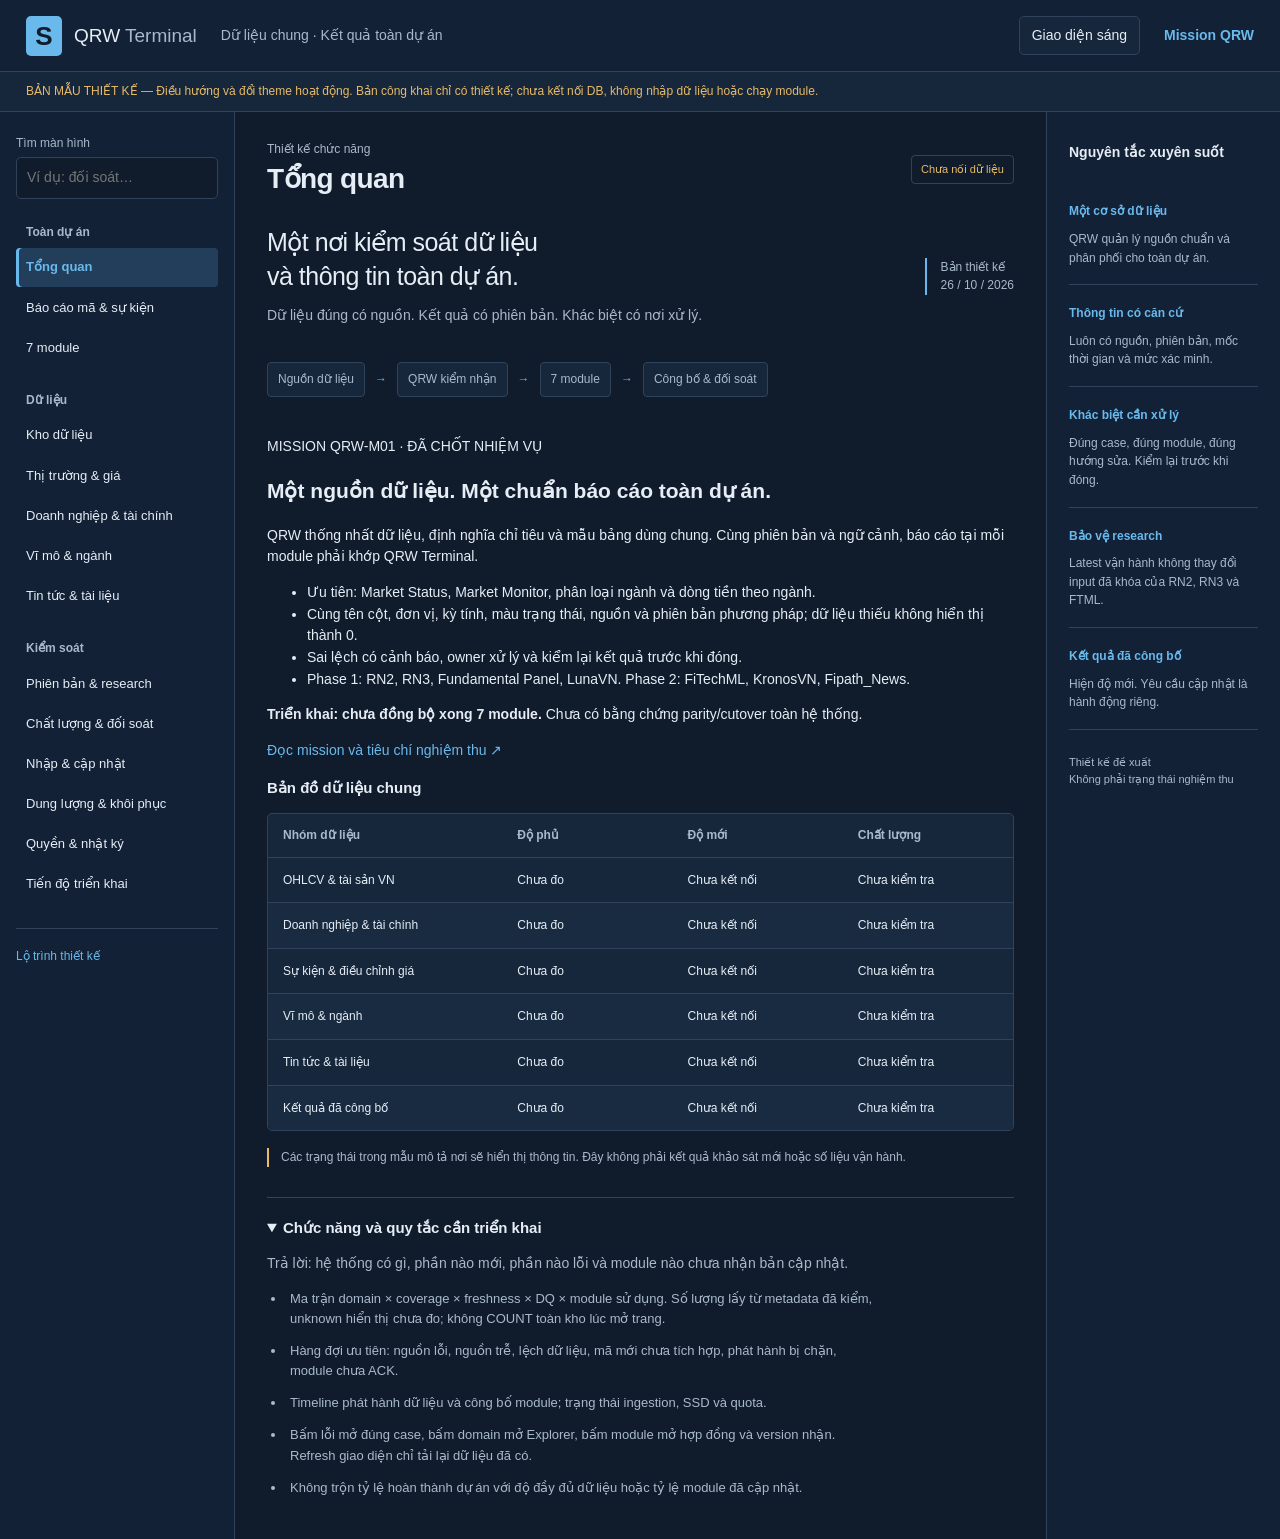
<file: index.html>
<!doctype html><html lang="vi"><head><meta charset="utf-8"><meta name="viewport" content="width=device-width, initial-scale=1"><title>QRW Terminal · Bản thiết kế</title><link rel="stylesheet" href="terminal.css"><script src="terminal.js" defer></script></head><body><a class="skip" href="#workspace">Tới nội dung</a><header><a class="brand" href="#T01"><span class="logo">S</span><span>QRW <strong>Terminal</strong></span></a><span class="header-note">Dữ liệu chung · Kết quả toàn dự án</span><button id="theme" aria-label="Chuyển giao diện sáng tối">Giao diện sáng</button><a class="doclink" href="mission.html">Mission QRW</a></header><div class="prototype">BẢN MẪU THIẾT KẾ — Điều hướng và đổi theme hoạt động. Bản công khai chỉ có thiết kế; chưa kết nối DB, không nhập dữ liệu hoặc chạy module.</div><div class="layout"><nav aria-label="Các màn hình thiết kế"><label class="searchlabel" for="search">Tìm màn hình</label><input id="search" type="search" placeholder="Ví dụ: đối soát…"><div class="navgroup">Toàn dự án</div><a class="navlink" href="#T01" data-screen="T01">Tổng quan</a><a class="navlink" href="#T02" data-screen="T02">Báo cáo mã & sự kiện</a><a class="navlink" href="#T10" data-screen="T10">7 module</a><div class="navgroup">Dữ liệu</div><a class="navlink" href="#T03" data-screen="T03">Kho dữ liệu</a><a class="navlink" href="#T04" data-screen="T04">Thị trường & giá</a><a class="navlink" href="#T05" data-screen="T05">Doanh nghiệp & tài chính</a><a class="navlink" href="#T06" data-screen="T06">Vĩ mô & ngành</a><a class="navlink" href="#T07" data-screen="T07">Tin tức & tài liệu</a><div class="navgroup">Kiểm soát</div><a class="navlink" href="#T08" data-screen="T08">Phiên bản & research</a><a class="navlink" href="#T09" data-screen="T09">Chất lượng & đối soát</a><a class="navlink" href="#T11" data-screen="T11">Nhập & cập nhật</a><a class="navlink" href="#T12" data-screen="T12">Dung lượng & khôi phục</a><a class="navlink" href="#T13" data-screen="T13">Quyền & nhật ký</a><a class="navlink" href="#T14" data-screen="T14">Tiến độ triển khai</a><p id="noresults" hidden>Không có màn hình khớp.</p><a class="backlink" href="#T14">Lộ trình thiết kế</a></nav><main id="workspace"><section class="screen" id="T01" aria-labelledby="heading-T01"><div class="screenhead"><div><p class="sectionhint">Thiết kế chức năng</p><h1 id="heading-T01">Tổng quan</h1></div><span class="badge">Chưa nối dữ liệu</span></div><div class="intro"><div><h2>Một nơi kiểm soát dữ liệu<br>và thông tin toàn dự án.</h2><p>Dữ liệu đúng có nguồn. Kết quả có phiên bản. Khác biệt có nơi xử lý.</p></div><span class="stamp">Bản thiết kế<br>26 / 10 / 2026</span></div><div class="flow"><span>Nguồn dữ liệu</span><b>→</b><span>QRW kiểm nhận</span><b>→</b><span>7 module</span><b>→</b><span>Công bố & đối soát</span></div><section class="panel" id="qrw-mission" aria-labelledby="mission-title"><p class="eyebrow">MISSION QRW-M01 · ĐÃ CHỐT NHIỆM VỤ</p><h2 id="mission-title">Một nguồn dữ liệu. Một chuẩn báo cáo toàn dự án.</h2><p>QRW thống nhất dữ liệu, định nghĩa chỉ tiêu và mẫu bảng dùng chung. Cùng phiên bản và ngữ cảnh, báo cáo tại mỗi module phải khớp QRW Terminal.</p><ul><li>Ưu tiên: Market Status, Market Monitor, phân loại ngành và dòng tiền theo ngành.</li><li>Cùng tên cột, đơn vị, kỳ tính, màu trạng thái, nguồn và phiên bản phương pháp; dữ liệu thiếu không hiển thị thành 0.</li><li>Sai lệch có cảnh báo, owner xử lý và kiểm lại kết quả trước khi đóng.</li><li>Phase 1: RN2, RN3, Fundamental Panel, LunaVN. Phase 2: FiTechML, KronosVN, Fipath_News.</li></ul><p><strong>Triển khai: chưa đồng bộ xong 7 module.</strong> Chưa có bằng chứng parity/cutover toàn hệ thống.</p><p><a href="mission.html">Đọc mission và tiêu chí nghiệm thu ↗</a></p></section><h3>Bản đồ dữ liệu chung</h3><div class="table-scroll"><table><thead><tr><th>Nhóm dữ liệu</th><th>Độ phủ</th><th>Độ mới</th><th>Chất lượng</th></tr></thead><tbody><tr><td>OHLCV &amp; tài sản VN</td><td>Chưa đo</td><td>Chưa kết nối</td><td>Chưa kiểm tra</td></tr><tr><td>Doanh nghiệp &amp; tài chính</td><td>Chưa đo</td><td>Chưa kết nối</td><td>Chưa kiểm tra</td></tr><tr><td>Sự kiện &amp; điều chỉnh giá</td><td>Chưa đo</td><td>Chưa kết nối</td><td>Chưa kiểm tra</td></tr><tr><td>Vĩ mô &amp; ngành</td><td>Chưa đo</td><td>Chưa kết nối</td><td>Chưa kiểm tra</td></tr><tr><td>Tin tức &amp; tài liệu</td><td>Chưa đo</td><td>Chưa kết nối</td><td>Chưa kiểm tra</td></tr><tr><td>Kết quả đã công bố</td><td>Chưa đo</td><td>Chưa kết nối</td><td>Chưa kiểm tra</td></tr></tbody></table></div><div class="callout">Các trạng thái trong mẫu mô tả nơi sẽ hiển thị thông tin. Đây không phải kết quả khảo sát mới hoặc số liệu vận hành.</div><details class="spec" open><summary>Chức năng và quy tắc cần triển khai</summary><p>Trả lời: hệ thống có gì, phần nào mới, phần nào lỗi và module nào chưa nhận bản cập nhật.</p><ul class="requirements"><li>Ma trận domain × coverage × freshness × DQ × module sử dụng. Số lượng lấy từ metadata đã kiểm, unknown hiển thị chưa đo; không COUNT toàn kho lúc mở trang.</li><li>Hàng đợi ưu tiên: nguồn lỗi, nguồn trễ, lệch dữ liệu, mã mới chưa tích hợp, phát hành bị chặn, module chưa ACK.</li><li>Timeline phát hành dữ liệu và công bố module; trạng thái ingestion, SSD và quota.</li><li>Bấm lỗi mở đúng case, bấm domain mở Explorer, bấm module mở hợp đồng và version nhận. Refresh giao diện chỉ tải lại dữ liệu đã có.</li><li>Không trộn tỷ lệ hoàn thành dự án với độ đầy đủ dữ liệu hoặc tỷ lệ module đã cập nhật.</li></ul></details></section><section class="screen" id="T02" aria-labelledby="heading-T02"><div class="screenhead"><div><p class="sectionhint">Thiết kế chức năng</p><h1 id="heading-T02">Báo cáo mã & sự kiện</h1></div><span class="badge">Chưa nối dữ liệu</span></div><div class="entity"><span class="entity-icon">↗</span><div><h2>Báo cáo mã / sự kiện</h2><p>Chọn định danh từ module hoặc công cụ tìm kiếm QRW trong phiên bản triển khai.</p></div></div><div class="pills"><span>Hồ sơ</span><span>Giá</span><span>Tài chính</span><span>Sự kiện</span><span>Tin tức</span><span>Kết quả module</span></div><div class="table-scroll"><table><thead><tr><th>Module</th><th>Kết quả được phép công bố</th><th>Dữ liệu đến ngày</th><th>Đối soát</th></tr></thead><tbody><tr><td>G1 CCE RN V2 / FiTechSNM</td><td>Chưa kết nối</td><td>Chưa xác định</td><td>Chưa kiểm tra</td></tr><tr><td>RN V3 INDPOP</td><td>Chưa kết nối</td><td>Chưa xác định</td><td>Chưa kiểm tra</td></tr><tr><td>FiTechML</td><td>Chưa kết nối</td><td>Chưa xác định</td><td>Chưa kiểm tra</td></tr><tr><td>KronosVN</td><td>Chưa kết nối</td><td>Chưa xác định</td><td>Chưa kiểm tra</td></tr><tr><td>Fipath_News</td><td>Chưa kết nối</td><td>Chưa xác định</td><td>Chưa kiểm tra</td></tr><tr><td>LunaVN</td><td>Chưa kết nối</td><td>Chưa xác định</td><td>Chưa kiểm tra</td></tr><tr><td>Fundamental Panel</td><td>Chưa kết nối</td><td>Chưa xác định</td><td>Chưa kiểm tra</td></tr></tbody></table></div><div class="toolbar"><button disabled>Yêu cầu module cập nhật</button><span>Chức năng dự kiến · không chạy trong bản mẫu</span></div><details class="spec" open><summary>Chức năng và quy tắc cần triển khai</summary><p>Trung tâm trải nghiệm: tìm mã, hoặc nhận deep-link từ module qua security_id/event_id và ngữ cảnh thời gian.</p><ul class="requirements"><li>Header: tên, mã/sàn/loại tài sản, ID bền vững, trạng thái giao dịch, ngành, as-of, mức xác minh. Ticker trùng/mơ hồ phải chọn đúng instrument.</li><li>Tab Hồ sơ; Giá; Tài chính; Sự kiện; Tin tức; Kết quả 7 module; Nguồn &amp; khác biệt. Mỗi loại tài sản dùng trường thích hợp; không áp BCTC doanh nghiệp vào chỉ số/futures.</li><li>Báo cáo sự kiện có timeline, nguồn gốc, điều khoản, đối tượng liên quan, corrections, ảnh hưởng dữ liệu và publication liên quan.</li><li>Bảng 7 module: kết quả công bố được phép, ngày tính/công bố, data_as_of, input release, model/definition version, độ mới, trạng thái đối soát, mở tại module.</li><li>Có các trạng thái chưa tích hợp/chưa công bố/không áp dụng/bị hạn chế/lỗi/đã cũ. Thiếu không bằng 0. Không có dữ liệu thì không vẽ chart hay dựng nhận định.</li><li>Hai thao tác khác nhau: <strong>Làm mới hiển thị</strong> và <strong>Yêu cầu module cập nhật</strong>. Thao tác thứ hai tạo request theo quyền; không gọi backtest/model khi chỉ mở báo cáo.</li><li>Latest lấy publication mới nhất đủ quyền của từng module; báo cáo giữ snapshot đọc nhất quán và liệt kê version lệch. Không tự gọi đó là 7 kết quả cùng thời điểm.</li><li>Xuất báo cáo được phép kèm as-of, pins, nguồn, trạng thái, watermark nếu diagnostic. Export không được vượt quyền của màn hình.</li></ul></details></section><section class="screen" id="T03" aria-labelledby="heading-T03"><div class="screenhead"><div><p class="sectionhint">Thiết kế chức năng</p><h1 id="heading-T03">Kho dữ liệu</h1></div><span class="badge">Chưa nối dữ liệu</span></div><div class="table-scroll"><table><thead><tr><th>Nhóm / schema</th><th>Bảng / tập dữ liệu</th><th>Phiên bản</th><th>Nơi sử dụng</th></tr></thead><tbody><tr><td>OHLCV &amp; tài sản VN</td><td>Chưa kiểm kê tại mẫu</td><td>Chưa kết nối</td><td>Xem hợp đồng module</td></tr><tr><td>Doanh nghiệp &amp; tài chính</td><td>Chưa kiểm kê tại mẫu</td><td>Chưa kết nối</td><td>Xem hợp đồng module</td></tr><tr><td>Sự kiện &amp; điều chỉnh giá</td><td>Chưa kiểm kê tại mẫu</td><td>Chưa kết nối</td><td>Xem hợp đồng module</td></tr><tr><td>Vĩ mô &amp; ngành</td><td>Chưa kiểm kê tại mẫu</td><td>Chưa kết nối</td><td>Xem hợp đồng module</td></tr><tr><td>Tin tức &amp; tài liệu</td><td>Chưa kiểm kê tại mẫu</td><td>Chưa kết nối</td><td>Xem hợp đồng module</td></tr><tr><td>Kết quả đã công bố</td><td>Chưa kiểm kê tại mẫu</td><td>Chưa kết nối</td><td>Xem hợp đồng module</td></tr></tbody></table></div><details class="spec" open><summary>Chức năng và quy tắc cần triển khai</summary><ul class="requirements"><li>Cây domain/schema/dataset/table/partition/object; schema cột, kiểu, đơn vị, nullability, khóa, chủ sở hữu, source, coverage và module dùng.</li><li>Xem mẫu có giới hạn, lọc theo thời gian/mã/partition, thống kê đã tính trước, phân biệt số dòng chính xác/ước lượng/chưa đo và cách đếm.</li><li>So sánh schema/releases; lịch sử thay đổi, lineage hai chiều, preview consumer bị ảnh hưởng.</li><li>Query workbench nâng cao chỉ đọc và có quyền: timeout, row/byte/partition cap, cancellation và audit. SELECT-only là chưa đủ: chặn external file/network/extensions/UDF ghi dữ liệu, giới hạn ở engine/connection và allowed views.</li><li>Export chọn cột/phạm vi, ghi manifest và quota. Không tải toàn kho mặc định; metadata của nguồn hạn chế cũng phải qua quyền truy cập.</li></ul></details></section><section class="screen" id="T04" aria-labelledby="heading-T04"><div class="screenhead"><div><p class="sectionhint">Thiết kế chức năng</p><h1 id="heading-T04">Thị trường & giá</h1></div><span class="badge">Chưa nối dữ liệu</span></div><div class="table-scroll"><table><thead><tr><th>Không gian làm việc</th><th>Nội dung cần quản lý</th><th>Điều kiện phát hành</th></tr></thead><tbody><tr><td>Security master</td><td>Mã mới, đổi mã, chuyển sàn, hủy niêm yết</td><td>Nguồn + ngày hiệu lực + lịch sử</td></tr><tr><td>Giá &amp; OHLCV</td><td>Giá gốc/điều chỉnh, timeframe, calendar</td><td>Đúng đơn vị, cơ sở giá, không thiếu nguồn</td></tr><tr><td>Corporate actions</td><td>Điều khoản, factors, sự kiện sửa/hủy</td><td>Đối chiếu SSI và bảo vệ pins</td></tr></tbody></table></div><details class="spec" open><summary>Chức năng và quy tắc cần triển khai</summary><ul class="requirements"><li>Security master: issuer/security ID, ticker aliases, sàn, loại tài sản, calendar, trạng thái và lịch sử niêm yết/chuyển sàn/đổi mã/hủy niêm yết.</li><li>Universe theo mốc lịch sử; mã mới qua hàng đợi discovery → xác minh nguồn/ngày hiệu lực → mapping → kiểm coverage → phát hành → consumer ACK. DMX là ví dụ user yêu cầu xử lý, chưa xác nhận dữ liệu/niêm yết trong lượt này.</li><li>Hủy niêm yết: loại khỏi universe vận hành từ ngày hiệu lực, giữ lịch sử và reason/source/event log. STOPPED không tự bằng delisted; không xóa quá khứ hoặc tạo survivorship bias.</li><li>OHLCV theo asset/timeframe/venue; price basis, units, calendar, gap/duplicate/seam; coverage các tài sản VN được liệt kê thật, không claim all-assets khi nguồn thiếu.</li><li>Corporate actions: tiền mặt, cổ phiếu, thưởng, chia tách/gộp, quyền mua và loại đã có nguồn. Lưu điều khoản, ex-date/effective/announcement/availability, hủy/sửa sự kiện.</li><li>Adjustment workbench: raw → event terms → factor version → adjusted view → đối chiếu SSI/iBoard → impact preview → release. Hiển thị giá trước/sau, chuỗi factors, nguồn và ngày cutoff; volume/value có policy riêng.</li><li>Không tự đặt công thức hoặc tolerance rồi gọi SSI parity. Oracle cần version/time capture, phạm vi mã/sự kiện đã đối chiếu và sai lệch chưa xử lý. Dữ liệu V1 đã adjusted không điều chỉnh lần hai.</li><li>Current chart có thể dùng thông tin sự kiện mới; research chỉ dùng đúng policy/pins/as-of được cấp. Sự kiện tương lai không được hồi tố làm đổi IS/OOS đã khóa.</li></ul></details></section><section class="screen" id="T05" aria-labelledby="heading-T05"><div class="screenhead"><div><p class="sectionhint">Thiết kế chức năng</p><h1 id="heading-T05">Doanh nghiệp & tài chính</h1></div><span class="badge">Chưa nối dữ liệu</span></div><div class="table-scroll"><table><thead><tr><th>Bảng tài chính</th><th>Ngữ cảnh bắt buộc</th><th>Nguồn</th></tr></thead><tbody><tr><td>Cân đối kế toán</td><td>Kỳ, hợp nhất/riêng lẻ, đơn vị, vintage</td><td>Chưa kết nối</td></tr><tr><td>Kết quả kinh doanh</td><td>Kỳ, công bố, restatement</td><td>Chưa kết nối</td></tr><tr><td>Lưu chuyển tiền tệ</td><td>Kỳ, phương pháp, nguồn gốc</td><td>Chưa kết nối</td></tr><tr><td>Chỉ tiêu theo ngành</td><td>Định nghĩa và phiên bản công thức</td><td>Chưa kết nối</td></tr></tbody></table></div><details class="spec" open><summary>Chức năng và quy tắc cần triển khai</summary><ul class="requirements"><li>Profile, ngành, quản trị/cổ đông khi có nguồn; báo cáo cân đối/kết quả kinh doanh/lưu chuyển tiền tệ và chỉ tiêu tài chính được kiểm kê riêng.</li><li>Kỳ quý/năm/TTM, hợp nhất/riêng lẻ, audited/unaudited, currency/scale, chuẩn kế toán, restatement, thời điểm công bố và lần đầu quan sát.</li><li>So sánh vintage, kiểm cân đối/units/duplicate, mở tài liệu nguồn và mapping taxonomy theo ngành. Không coi bộ SSI indicators là đã có toàn bộ BCTC.</li><li>Không tự tính TTM từ các kỳ chồng lấn; mọi chỉ tiêu chung có definition/version. Công thức định giá theo ngành và vùng giá do Fundamental Panel sở hữu; QRW nhận output đã công bố và inputs truy vết được.</li></ul></details></section><section class="screen" id="T06" aria-labelledby="heading-T06"><div class="screenhead"><div><p class="sectionhint">Thiết kế chức năng</p><h1 id="heading-T06">Vĩ mô & ngành</h1></div><span class="badge">Chưa nối dữ liệu</span></div><div class="table-scroll"><table><thead><tr><th>Phân nhóm</th><th>Kiểm soát thời gian</th><th>Liên kết</th></tr></thead><tbody><tr><td>Vĩ mô</td><td>Kỳ quan sát / công bố / revision</td><td>Thị trường, ngành, sự kiện</td></tr><tr><td>ICB / GICS</td><td>Namespace / version / membership</td><td>Doanh nghiệp, công cụ</td></tr><tr><td>Chỉ số / dòng vốn</td><td>Calendar / thành phần / units</td><td>OHLCV, báo cáo thị trường</td></tr></tbody></table></div><details class="spec" open><summary>Chức năng và quy tắc cần triển khai</summary><ul class="requirements"><li>Series vĩ mô, kỳ quan sát, tần suất, vintage, lịch công bố, revisions; liên kết ngành/doanh nghiệp/sự kiện.</li><li>ICB/GICS tách namespace và version; membership có hiệu lực theo thời gian, crosswalk có nguồn, không đổi nhãn ICB thành GICS.</li><li>Chỉ số/thành phần/trọng số, dòng tiền/foreign flow và thị trường có source/units riêng. Không suy membership lịch sử từ danh sách hiện tại.</li><li>Hiển thị original/revised vintage và available_at; ngày phát hành ước tính bị đánh dấu, không đạt strict PIT.</li></ul></details></section><section class="screen" id="T07" aria-labelledby="heading-T07"><div class="screenhead"><div><p class="sectionhint">Thiết kế chức năng</p><h1 id="heading-T07">Tin tức & tài liệu</h1></div><span class="badge">Chưa nối dữ liệu</span></div><div class="table-scroll"><table><thead><tr><th>Đối tượng</th><th>Truy vết</th><th>Chức năng</th></tr></thead><tbody><tr><td>Tin gốc</td><td>Nguồn / publish / first_seen</td><td>Tìm kiếm, nhóm trùng</td></tr><tr><td>Báo cáo &amp; công bố</td><td>Tài liệu / hash / revision</td><td>Mã, ngành, sự kiện liên quan</td></tr><tr><td>Tóm tắt của module</td><td>Model / citations / publication</td><td>Tách suy luận khỏi thông tin gốc</td></tr></tbody></table></div><details class="spec" open><summary>Chức năng và quy tắc cần triển khai</summary><ul class="requirements"><li>Nhập nguồn Fipath_News và kho đã kiểm kê vào QRW; loại tin/báo cáo/công bố, publish/first_seen/ingest/correction, người phát hành, link gốc và quyền lưu.</li><li>Dedup có nhóm bản trùng nhưng giữ provenance; link một tin tới nhiều mã/ngành/event; confidence mapping và hàng đợi sửa mapping.</li><li>Tóm tắt/trích xuất do module công bố mang model/version và citations; phân biệt thông tin gốc với suy luận. Thu hồi/correction phải lan tới báo cáo dùng tin.</li><li>Lưu tài liệu binary theo hash trong custody QRW, không nhân bản mỗi module. Search index là dẫn xuất có thể dựng lại, có quota và cùng quyền với nội dung.</li></ul></details></section><section class="screen" id="T08" aria-labelledby="heading-T08"><div class="screenhead"><div><p class="sectionhint">Thiết kế chức năng</p><h1 id="heading-T08">Phiên bản & research</h1></div><span class="badge">Chưa nối dữ liệu</span></div><div class="table-scroll"><table><thead><tr><th>Không gian</th><th>Mục đích</th><th>Giới hạn</th></tr></thead><tbody><tr><td>Phiên bản &amp; lineage</td><td>Truy nguồn và consumer bị ảnh hưởng</td><td>Không sửa release đã khóa</td></tr><tr><td>As-of inspector</td><td>Giải thích lựa chọn revision tại cutoff</td><td>Chỉ trong quyền dữ liệu</td></tr><tr><td>Features &amp; labels</td><td>Lookback, availability, model inputs</td><td>Không lẫn labels vào features</td></tr><tr><td>Research pins</td><td>IS / OOS / final holdout</td><td>Mốc ngày không tự cấp quyền</td></tr></tbody></table></div><details class="spec" open><summary>Chức năng và quy tắc cần triển khai</summary><ul class="requirements"><li>Catalog releases, lineage graph theo dataset/cột/transform/feature/output; diff nguồn, schema, unit, calendar, factors và consumer impact.</li><li>As-of inspector cho phép xem vì sao record được chọn/bị loại khi đã có quyền; tách event/effective/published/first_seen/ingested/available/known times. Có half-open interval và quy tắc revision rõ.</li><li>Feature registry: definition/code hash, inputs, lookback, lag, availability, horizon, labels tách feature, leakage checks, coverage và owner. History incomplete phải UNKNOWN; không tự kết luận PIT từ snapshot.</li><li>Research run manifest giữ dataset/release/universe/adjustment/calendar/schema/code/cutoff/permission pins. Alias latest không được tự thay pin đã khóa.</li><li>Chỉ RN V2/RN V3/FiTechML áp split user chốt: IS 01/01/2016–18/04/2022; OOS sau 18/04/2022–24/05/2024; final holdout sau 24/05/2024–30/06/2026. Trạng thái cho phép truy cập được kiểm riêng, mốc ngày không tự cấp quyền.</li><li>Chặn trước khi mở file/partition ngoài quyền; không đọc mixed-period payload rồi mới filter. Report, query, search, count, export và caches đều cùng boundary.</li><li>Monitor research đang chạy chỉ hiện sức khỏe/tiến độ, không lộ kết quả chưa công bố. Nút so sánh không mở split bị khóa.</li></ul></details></section><section class="screen" id="T09" aria-labelledby="heading-T09"><div class="screenhead"><div><p class="sectionhint">Thiết kế chức năng</p><h1 id="heading-T09">Chất lượng & đối soát</h1></div><span class="badge">Chưa nối dữ liệu</span></div><div class="flow"><span>Phát hiện</span><b>→</b><span>Giao đúng module</span><b>→</b><span>Sửa & công bố lại</span><b>→</b><span>Kiểm lại mới đóng</span></div><div class="table-scroll"><table><thead><tr><th>Thông tin case</th><th>Cách trình bày</th></tr></thead><tbody><tr><td>QRW chuẩn / module quan sát</td><td>Giá trị, đơn vị, as-of, source/version đặt cạnh nhau</td></tr><tr><td>Nguyên nhân / hướng dẫn</td><td>Pin cũ, cache cũ, mapping, units hoặc định nghĩa</td></tr><tr><td>Chưa đủ bằng chứng</td><td>UNKNOWN / HOLD, không tự MATCH</td></tr><tr><td>Model khác phương pháp</td><td>Giải thích khác biệt, không ép bằng số</td></tr></tbody></table></div><details class="spec" open><summary>Chức năng và quy tắc cần triển khai</summary><ul class="requirements"><li>DQ rules theo domain: schema, units, uniqueness, completeness, chronology, factors, freshness, checksum/internal bindings, outliers. Threshold có owner/version; không tự sửa dữ liệu bất thường.</li><li>Đối chiếu cùng fact hoặc cùng definition khi cùng entity/window/as-of/version/units/price basis; khác phương pháp thì NOT_COMPARABLE có giải thích, không ép model scores bằng nhau.</li><li>Case table: expected/observed/delta, rule/version, bằng chứng nguồn chuẩn, module/owner, severity, impact, hướng dẫn sửa, deadline nếu được cấu hình, lần kiểm lại.</li><li>OPEN → CONFIRMED → ASSIGNED → CORRECTED_PENDING_VERIFY → RESOLVED. CHECK_FAILED/UNKNOWN/HOLD không được tô xanh MATCH.</li><li>QRW nguồn sai/mâu thuẫn: mở upstream case và HOLD dữ liệu bị ảnh hưởng. Module sửa theo nguồn đã chứng minh, xuất publication mới; chỉ đóng khi QRW check + readback màn hình/export + ACK khớp.</li><li>Thông báo trong Terminal trước; gửi email/chat bên ngoài chỉ khi có tích hợp và quyền gửi rõ ràng. Không tự sửa code module.</li></ul></details></section><section class="screen" id="T10" aria-labelledby="heading-T10"><div class="screenhead"><div><p class="sectionhint">Thiết kế chức năng</p><h1 id="heading-T10">7 module</h1></div><span class="badge">Chưa nối dữ liệu</span></div><div class="table-scroll"><table><thead><tr><th>Module</th><th>Dữ liệu nhận</th><th>Kết quả công bố</th><th>Chủ sở hữu</th></tr></thead><tbody><tr><td>G1 CCE RN V2 / FiTechSNM</td><td>Chưa nối runtime trong mẫu</td><td>Chưa kết nối</td><td>Cần xác minh</td></tr><tr><td>RN V3 INDPOP</td><td>Chưa nối runtime trong mẫu</td><td>Chưa kết nối</td><td>Cần xác minh</td></tr><tr><td>FiTechML</td><td>Chưa nối runtime trong mẫu</td><td>Chưa kết nối</td><td>Cần xác minh</td></tr><tr><td>KronosVN</td><td>Chưa nối runtime trong mẫu</td><td>Chưa kết nối</td><td>Cần xác minh</td></tr><tr><td>Fipath_News</td><td>Chưa nối runtime trong mẫu</td><td>Chưa kết nối</td><td>Cần xác minh</td></tr><tr><td>LunaVN</td><td>Chưa nối runtime trong mẫu</td><td>Chưa kết nối</td><td>Cần xác minh</td></tr><tr><td>Fundamental Panel</td><td>Chưa nối runtime trong mẫu</td><td>Chưa kết nối</td><td>Cần xác minh</td></tr></tbody></table></div><details class="spec" open><summary>Chức năng và quy tắc cần triển khai</summary><ul class="requirements"><li>Registry động, owner, root, endpoint, loại input/output, contract/version, runtime proof, health và quyền. MISSING_BINDING/UNKNOWN giữ nguyên tới khi có chứng cứ.</li><li>Chuỗi trạng thái riêng: QRW published → notification delivered → consumer received/ACK → loaded version → result published → reconciled. ACK nhận thông báo không chứng minh đã dùng input mới.</li><li>Deep-link theo stable ID; callback/publication authentication; validation đầu vào/đầu ra; idempotency và revision; không cho module ghi thẳng canonical tables.</li><li>Retry có giới hạn, dead-letter queue, replay theo ID và readback; backpressure khi module offline. Thứ tự/idempotency không hứa exactly-once execution.</li><li>Cutover từng consumer theo allowlist/parity/contract; adapter V1 tương thích đọc cùng shared DB. Rollback contract/release pointer cho consumer vận hành, không hồi tố sửa pinned research.</li></ul></details></section><section class="screen" id="T11" aria-labelledby="heading-T11"><div class="screenhead"><div><p class="sectionhint">Thiết kế chức năng</p><h1 id="heading-T11">Nhập & cập nhật</h1></div><span class="badge">Chưa nối dữ liệu</span></div><div class="flow"><span>Phạm vi & dry-run</span><b>→</b><span>Kiểm nhận</span><b>→</b><span>Phát hành</span><b>→</b><span>ACK & readback</span></div><div class="table-scroll"><table><thead><tr><th>Luồng</th><th>Kiểm soát</th></tr></thead><tbody><tr><td>Cập nhật tăng dần</td><td>Watermark, quota, idempotency</td></tr><tr><td>Backfill / correction</td><td>Grant, ảnh hưởng lịch sử, version mới</td></tr><tr><td>Crash / retry</td><td>Checkpoint gắn inputs, giới hạn log</td></tr><tr><td>Publish thất bại</td><td>Quarantine, không partial release</td></tr></tbody></table></div><details class="spec" open><summary>Chức năng và quy tắc cần triển khai</summary><ul class="requirements"><li>Source registry: provider, credential reference được che, dataset/coverage, lịch update, SLA, quota, checkpoint/watermark, permissions và owner.</li><li>Workflow: chọn nguồn/phạm vi → ước lượng IO/SSD và impacted consumers → dry-run → duyệt theo quyền → ingest staging → validate/quarantine → atomic publish → fan-out → ACK/readback.</li><li>Incremental, late data, backfill và corrections có idempotency, schema checks, resume checkpoint gắn input/code/parameters; không suy resume an toàn chỉ vì có thư mục.</li><li>Hàng đợi, pause tại safe boundary, cancel/retry, lỗi, rate limit, resource cap, priority bảo vệ research. Không chạy heavy task trên request mở trang.</li><li>Lỗi ghi/đổi tên/checksum/path confinement đều có recovery contract đã kiểm; log có giới hạn, stderr không được đầy SSD. Không dùng test xanh làm bằng chứng durability.</li></ul></details></section><section class="screen" id="T12" aria-labelledby="heading-T12"><div class="screenhead"><div><p class="sectionhint">Thiết kế chức năng</p><h1 id="heading-T12">Dung lượng & khôi phục</h1></div><span class="badge">Chưa nối dữ liệu</span></div><div class="table-scroll"><table><thead><tr><th>Loại dung lượng</th><th>Nguyên tắc</th></tr></thead><tbody><tr><td>Canonical database</td><td>Một CSDL chung; không full-copy V1/V2</td></tr><tr><td>Lịch sử / nghiên cứu khóa</td><td>Refs tới dữ liệu bất biến; chỉ thêm phần thay đổi</td></tr><tr><td>Cache / staging / logs</td><td>Quota và thời hạn, không là nguồn chuẩn</td></tr><tr><td>Backup</td><td>Kế hoạch riêng, công khai chi phí và kiểm restore</td></tr><tr><td>Dọn dung lượng</td><td>Preview refs/pins trước mọi thao tác xóa</td></tr></tbody></table></div><details class="spec" open><summary>Chức năng và quy tắc cần triển khai</summary><ul class="requirements"><li>Một DB chuẩn: phân loại bytes nguồn mới, bản sửa thực sự, metadata, indexes, caches, staging, logs và backup. Hiển thị số đo/timestamp/method, không ước tính thành số thật.</li><li>V1/V2 không là hai full database; objects/partitions bất biến dùng lại, versions bằng refs/delta/factors, không copy theo module hoặc mỗi release. Raw/adjusted/serving là vai trò logic, không mặc định ba bản OHLCV.</li><li>Một nguồn có thể mutable phải chứng minh an toàn trước khi reuse. Hardlink tới file in-place mutable không làm snapshot bất biến.</li><li>Retention/garbage collection phải duyệt reference graph gồm frozen runs, publications, legal/source retention và rollback. Preview reclaimable vs pinned; không xóa chỉ dựa tuổi file.</li><li>Backup/recovery không là database phục vụ thứ hai; đề xuất incremental ra thiết bị riêng với recovery drill và chi phí dung lượng công khai. Chưa chọn đích/RPO/RTO thay người dùng.</li><li>Storage engine, journal, compaction/index policy phải benchmark có giới hạn trước quyết định. Bảo trì theo lịch và quyền, không vacuum/update production trong lượt thiết kế.</li></ul></details></section><section class="screen" id="T13" aria-labelledby="heading-T13"><div class="screenhead"><div><p class="sectionhint">Thiết kế chức năng</p><h1 id="heading-T13">Quyền & nhật ký</h1></div><span class="badge">Chưa nối dữ liệu</span></div><div class="table-scroll"><table><thead><tr><th>Vai trò đề xuất</th><th>Phạm vi</th></tr></thead><tbody><tr><td>Viewer</td><td>Xem dữ liệu/kết quả được cấp</td></tr><tr><td>Data steward</td><td>Kiểm nguồn, mapping, chất lượng</td></tr><tr><td>Operator</td><td>Chạy tác vụ trong allowlist</td></tr><tr><td>Module publisher</td><td>Công bố đúng contract</td></tr><tr><td>Reviewer / Owner</td><td>Kiểm nhận / quyết định phát hành và quyền</td></tr></tbody></table></div><details class="spec" open><summary>Chức năng và quy tắc cần triển khai</summary><ul class="requirements"><li>Vai trò đề xuất: Viewer, Data steward, Operator, Module publisher, Reviewer, Owner; grant theo dataset/field/time/split/action và session. Default deny khi thiếu grant; local app không đồng nghĩa mọi người có quyền.</li><li>Tách quyền đọc/nhập/phát hành/sửa nguồn/publish module/cutover/xóa/restore. Owner có thể giao quyền trong scope; không yêu cầu lại cho hành động đã được ủy quyền hợp lệ.</li><li>Preview trước thao tác có side effect: scope, bytes, consumers, frozen refs, kế hoạch recovery và bằng chứng. Thao tác chưa cấp quyền bị vô hiệu kèm lý do.</li><li>Audit append-only: actor, request, thời gian, before/after release refs, policy, evidence, kết quả; redact secrets. Hash chỉ chứng minh consistency, không tự chứng minh nguồn tin đúng hay chống người có quyền thay toàn bộ bằng chứng.</li><li>Settings: timezone/calendar, theme, units, retention, API clients, secret refs, notification channels, method registry. Thay đổi semantics tạo version và impact review.</li></ul></details></section><section class="screen" id="T14" aria-labelledby="heading-T14"><div class="screenhead"><div><p class="sectionhint">Thiết kế chức năng</p><h1 id="heading-T14">Tiến độ triển khai</h1></div><span class="badge">Chưa nối dữ liệu</span></div><div class="table-scroll"><table><thead><tr><th>Đợt triển khai đề xuất</th><th>Sản phẩm</th><th>Gate</th></tr></thead><tbody><tr><td>D0 · Thiết kế</td><td>14 màn hình và đặc tả</td><td>Review thiết kế</td></tr><tr><td>D1 · Nền tảng</td><td>CC02 và storage/contracts</td><td>QC và quyền nguồn</td></tr><tr><td>D2 · Terminal dữ liệu</td><td>Explorer và quản trị domain</td><td>Source / SSI / PIT checks</td></tr><tr><td>D3 · Liên kết pilot</td><td>Một module end-to-end</td><td>Report + correction readback</td></tr><tr><td>D4 · Đủ 7 module</td><td>Bảng chung và cutover từng module</td><td>Parity + ACK + rollback</td></tr><tr><td>D5 · Hoàn thiện</td><td>Recovery, hiệu năng, FiTech Hub</td><td>Nghiệm thu Terminal độc lập</td></tr></tbody></table></div><details class="spec" open><summary>Chức năng và quy tắc cần triển khai</summary><ul class="requirements"><li>Tích hợp monitor hiện có: roadmap, work order, namespace, delivery/receipt, QC findings, phiên bản seal, blockers, scope/budget và user acceptance.</li><li>Tách Đã thiết kế / Đã xây / Đã kiểm thử / Đã nghiệm thu / Đã cutover. Không cộng chung thành một phần trăm gây hiểu nhầm.</li><li>Mở evidence/WO, hiển thị độ mới bản ghi tiến độ. Không có tự dispatch CC hoặc tự gán ACCEPTED/PASS từ log.</li><li>Worker đã có thư mục chưa đồng nghĩa receipt đã nộp; monitor stale phải báo timestamp, không tự mô tả process đang chạy nếu không có registry proof.</li></ul></details></section></main><aside><h2>Nguyên tắc xuyên suốt</h2><div class="railitem"><b>Một cơ sở dữ liệu</b><p>QRW quản lý nguồn chuẩn và phân phối cho toàn dự án.</p></div><div class="railitem"><b>Thông tin có căn cứ</b><p>Luôn có nguồn, phiên bản, mốc thời gian và mức xác minh.</p></div><div class="railitem"><b>Khác biệt cần xử lý</b><p>Đúng case, đúng module, đúng hướng sửa. Kiểm lại trước khi đóng.</p></div><div class="railitem"><b>Bảo vệ research</b><p>Latest vận hành không thay đổi input đã khóa của RN2, RN3 và FTML.</p></div><div class="railitem"><b>Kết quả đã công bố</b><p>Hiện độ mới. Yêu cầu cập nhật là hành động riêng.</p></div><p class="railfoot">Thiết kế đề xuất<br>Không phải trạng thái nghiệm thu</p></aside></div></body></html>
</file>
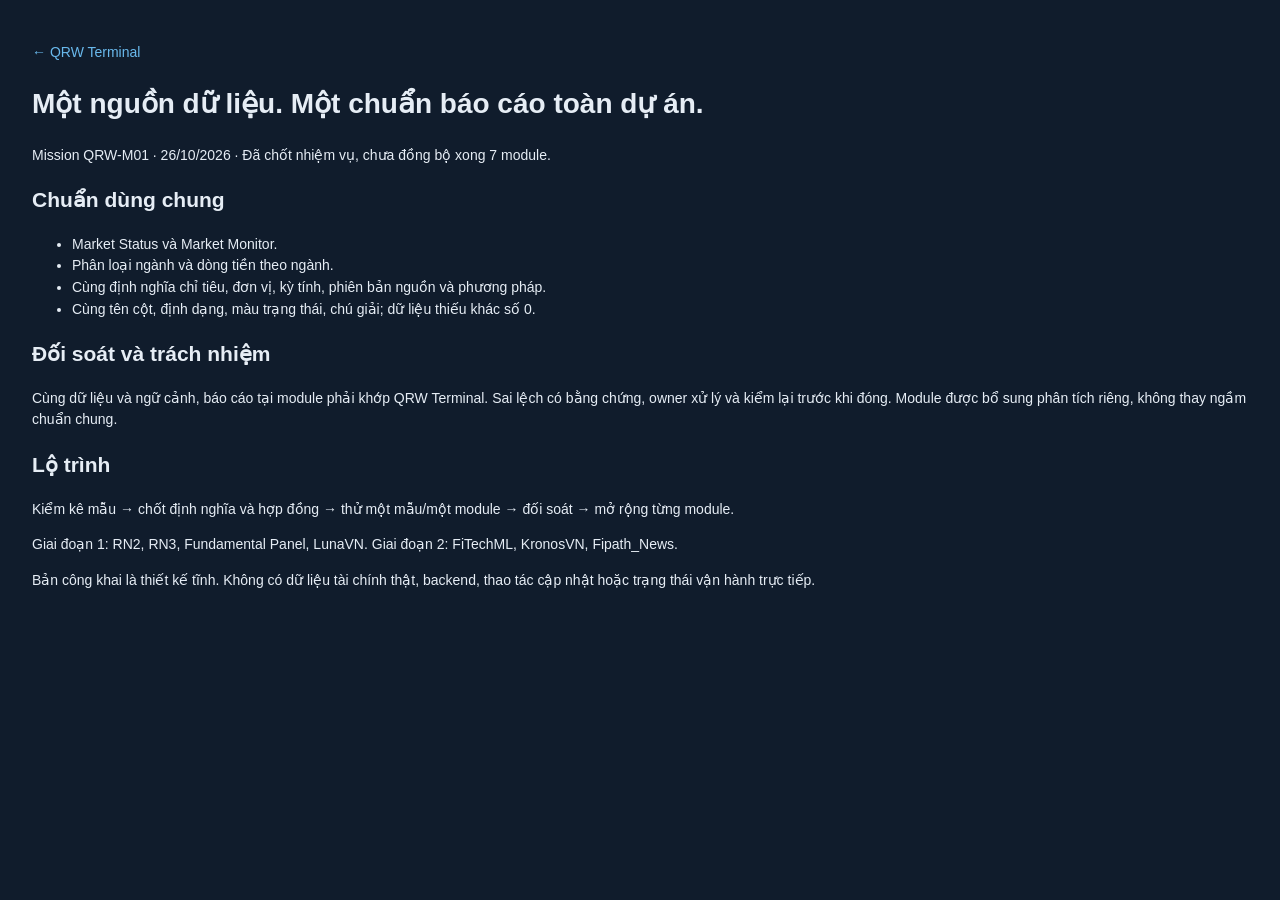
<file: mission.html>
<!doctype html><html lang="vi"><head><meta charset="utf-8"><meta name="viewport" content="width=device-width,initial-scale=1"><title>Mission QRW</title><link rel="stylesheet" href="terminal.css"></head><body><main><p><a href="index.html#T01">← QRW Terminal</a></p><h1>Một nguồn dữ liệu. Một chuẩn báo cáo toàn dự án.</h1><p>Mission QRW-M01 · 26/10/2026 · Đã chốt nhiệm vụ, chưa đồng bộ xong 7 module.</p><h2>Chuẩn dùng chung</h2><ul><li>Market Status và Market Monitor.</li><li>Phân loại ngành và dòng tiền theo ngành.</li><li>Cùng định nghĩa chỉ tiêu, đơn vị, kỳ tính, phiên bản nguồn và phương pháp.</li><li>Cùng tên cột, định dạng, màu trạng thái, chú giải; dữ liệu thiếu khác số 0.</li></ul><h2>Đối soát và trách nhiệm</h2><p>Cùng dữ liệu và ngữ cảnh, báo cáo tại module phải khớp QRW Terminal. Sai lệch có bằng chứng, owner xử lý và kiểm lại trước khi đóng. Module được bổ sung phân tích riêng, không thay ngầm chuẩn chung.</p><h2>Lộ trình</h2><p>Kiểm kê mẫu → chốt định nghĩa và hợp đồng → thử một mẫu/một module → đối soát → mở rộng từng module.</p><p>Giai đoạn 1: RN2, RN3, Fundamental Panel, LunaVN. Giai đoạn 2: FiTechML, KronosVN, Fipath_News.</p><p>Bản công khai là thiết kế tĩnh. Không có dữ liệu tài chính thật, backend, thao tác cập nhật hoặc trạng thái vận hành trực tiếp.</p></main></body></html>
</file>
<file: terminal.css>
:root{color-scheme:dark;--bg:#101c2c;--panel:#16263b;--nav:#122135;--ink:#e6edf5;--muted:#a9b9cb;--line:#30435b;--accent:#69b9ed;--amber:#e6ba68;--hover:#233e5a;--row:#182b41}
:root.light{color-scheme:light;--bg:#f1f5f9;--panel:#fff;--nav:#e9eff6;--ink:#14263c;--muted:#496078;--line:#cbd6e3;--accent:#12628f;--amber:#805918;--hover:#d7e8f4;--row:#f5f8fc}
*{box-sizing:border-box}body{margin:0;background:var(--bg);color:var(--ink);font:14px/1.55 'Segoe UI',sans-serif}a{color:var(--accent);text-decoration:none}a:hover{text-decoration:underline}button,input{font:inherit}button{background:var(--panel);color:var(--ink);border:1px solid var(--line);padding:8px 12px;border-radius:5px;cursor:pointer}button:disabled{cursor:not-allowed;opacity:.65}a:focus-visible,button:focus-visible,input:focus-visible,summary:focus-visible{outline:3px solid var(--accent);outline-offset:3px}.skip{position:absolute;left:12px;top:-100px;background:var(--panel);padding:12px;z-index:10}.skip:focus{top:12px}header{height:72px;display:flex;align-items:center;gap:24px;padding:0 26px;border-bottom:1px solid var(--line);background:var(--nav)}.brand{display:flex;align-items:center;gap:12px;color:var(--ink);font-size:19px;white-space:nowrap}.brand strong{font-weight:400;color:var(--muted)}.logo{background:var(--accent);color:var(--bg);font-size:26px;font-weight:700;width:36px;height:40px;display:grid;place-items:center;border-radius:5px}.header-note{flex:1;color:var(--muted)}.doclink{font-weight:600}.prototype{padding:10px 26px;color:var(--amber);background:var(--panel);border-bottom:1px solid var(--line);font-size:12px}.layout{display:grid;grid-template-columns:235px minmax(0,1fr) 234px;min-height:calc(100vh - 112px)}nav{background:var(--nav);padding:22px 16px;border-right:1px solid var(--line)}.searchlabel{display:block;color:var(--muted);font-size:12px;margin-bottom:5px}input{width:100%;padding:9px 10px;border:1px solid var(--line);border-radius:5px;background:var(--bg);color:var(--ink)}.navgroup{color:var(--muted);font-size:12px;font-weight:600;margin:24px 10px 7px}.navlink{display:block;color:var(--ink);border-radius:4px;padding:9px 10px;margin:2px 0;font-size:13px}.navlink[aria-current=page]{background:var(--hover);color:var(--accent);box-shadow:inset 3px 0 var(--accent);font-weight:600}.navlink:hover{background:var(--hover);text-decoration:none}.navlink[hidden]{display:none}.backlink{display:block;border-top:1px solid var(--line);margin-top:24px;padding-top:18px;font-size:12px}main{padding:28px 32px;min-width:0}.screen{display:none}.screen.active{display:block}.screenhead{display:flex;align-items:center;gap:16px;justify-content:space-between;margin-bottom:26px}.screenhead h1{font-size:28px;line-height:1.2;margin:4px 0;font-weight:600;letter-spacing:-.6px}.sectionhint{font-size:12px;color:var(--muted);margin:0}.badge{color:var(--amber);border:1px solid var(--line);padding:5px 9px;border-radius:4px;font-size:11px;white-space:nowrap}.intro{display:flex;align-items:center;justify-content:space-between;gap:20px;padding-bottom:18px}.intro h2{font-size:25px;font-weight:500;letter-spacing:-.5px;line-height:1.35;margin:0 0 12px}.intro p{max-width:440px;color:var(--muted);margin:0}.stamp{font-size:12px;color:var(--muted);border-left:2px solid var(--accent);padding-left:14px;white-space:nowrap}.flow{display:flex;flex-wrap:wrap;gap:10px;align-items:center;padding:17px 0 25px;color:var(--muted);font-size:12px}.flow span{background:var(--panel);border:1px solid var(--line);padding:7px 10px;border-radius:4px}.flow b{color:var(--accent)}h3{font-size:15px;font-weight:600;margin:14px 0}.table-scroll{overflow:auto;border:1px solid var(--line);border-radius:5px;background:var(--panel)}table{border-collapse:collapse;width:100%;font-size:12px;font-variant-numeric:tabular-nums;text-align:left}th{padding:12px 15px;font-weight:600;color:var(--muted);border-bottom:1px solid var(--line);white-space:nowrap}td{padding:13px 15px;border-bottom:1px solid var(--line);vertical-align:top;min-width:120px}tr:last-child td{border-bottom:none}tbody tr:nth-child(even){background:var(--row)}tbody tr:hover{background:var(--hover)}.callout{color:var(--muted);font-size:12px;margin:17px 0;border-left:2px solid var(--amber);padding-left:12px}.spec{margin-top:30px;border-top:1px solid var(--line);padding-top:18px}.spec summary{font-size:15px;font-weight:600;cursor:pointer}.spec p{color:var(--muted)}.requirements{padding-left:19px;max-width:84ch;color:var(--muted);font-size:13px}.requirements li{padding-left:4px;margin:12px 0}.requirements strong{color:var(--ink)}aside{border-left:1px solid var(--line);padding:30px 22px;background:var(--nav)}aside h2{font-size:14px;margin:0 0 20px;font-weight:600}.railitem{border-bottom:1px solid var(--line);padding:17px 0}.railitem b{font-size:12px;color:var(--accent)}.railitem p{font-size:12px;color:var(--muted);margin:8px 0 0}.railfoot{font-size:11px;color:var(--muted);margin-top:24px}.entity{display:flex;align-items:center;gap:16px;padding-bottom:20px}.entity-icon{font-size:30px;color:var(--accent);background:var(--panel);padding:12px 20px;border:1px solid var(--line);border-radius:6px}.entity h2{margin:0;font-size:20px;font-weight:500}.entity p{color:var(--muted);font-size:12px;margin:6px 0 0}.pills{display:flex;gap:14px;flex-wrap:wrap;border-bottom:1px solid var(--line);padding:10px 0 16px;margin-bottom:20px;font-size:12px;color:var(--muted)}.toolbar{display:flex;gap:14px;align-items:center;margin-top:18px}.toolbar span{font-size:11px;color:var(--muted)}
@media(min-width:1700px){main{padding:36px 50px}.layout{grid-template-columns:250px minmax(0,1fr) 270px}}
@media(max-width:1150px){.layout{grid-template-columns:215px minmax(0,1fr)}aside{display:none}main{padding:24px}.header-note{font-size:12px}.stamp{display:none}}
@media(max-width:760px){header{height:auto;min-height:68px;gap:12px;padding:14px;flex-wrap:wrap}.header-note{display:none}.brand{flex:1}.doclink{font-size:12px}.prototype{padding:10px 14px}.layout{display:block}nav{border-right:0;border-bottom:1px solid var(--line);max-height:230px;overflow:auto;display:flex;flex-wrap:wrap;gap:4px;padding:12px}.navgroup,.searchlabel,.backlink{display:none}input{width:100%;margin-bottom:6px}.navlink{font-size:12px;padding:7px}.screenhead h1{font-size:23px}main{padding:22px 16px}.intro h2{font-size:21px}.badge{font-size:10px}.toolbar{align-items:flex-start;flex-direction:column}td{min-width:140px}}
@media(prefers-reduced-motion:reduce){*{scroll-behavior:auto!important}}
</file>
